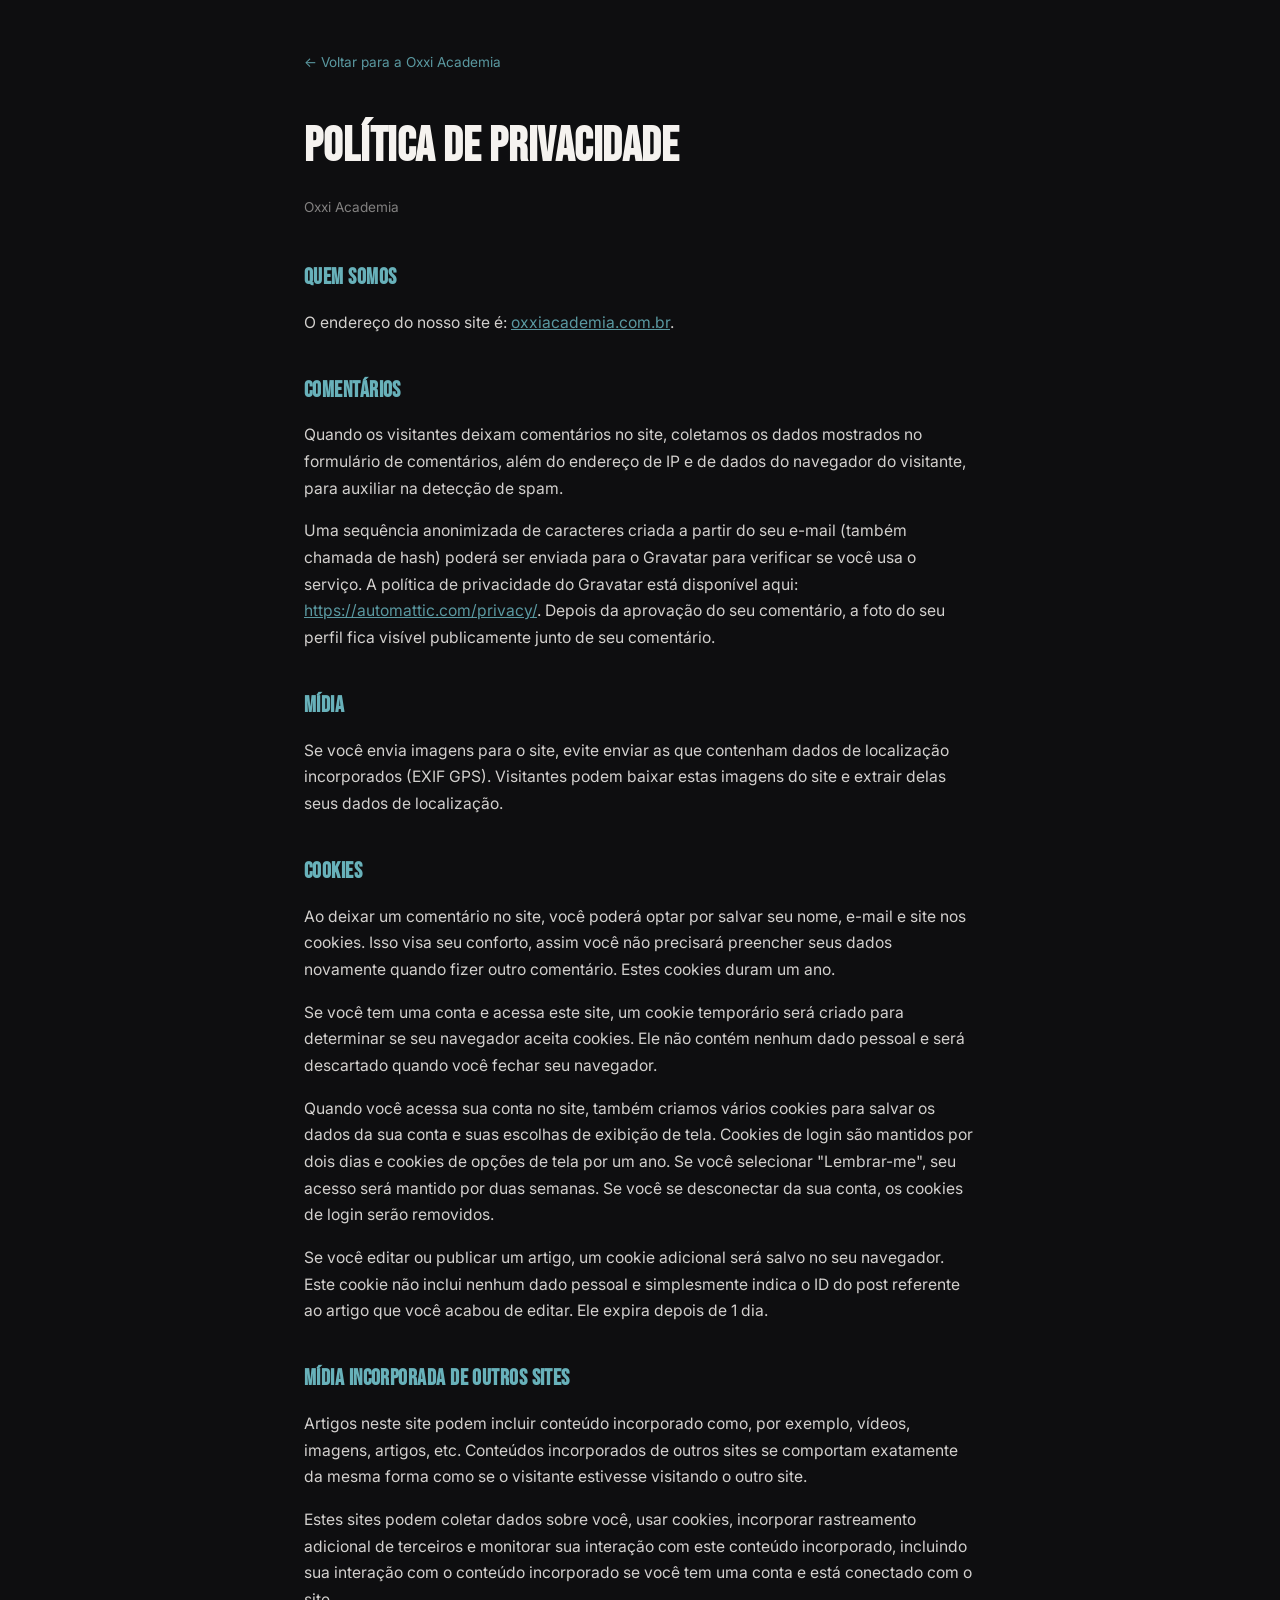
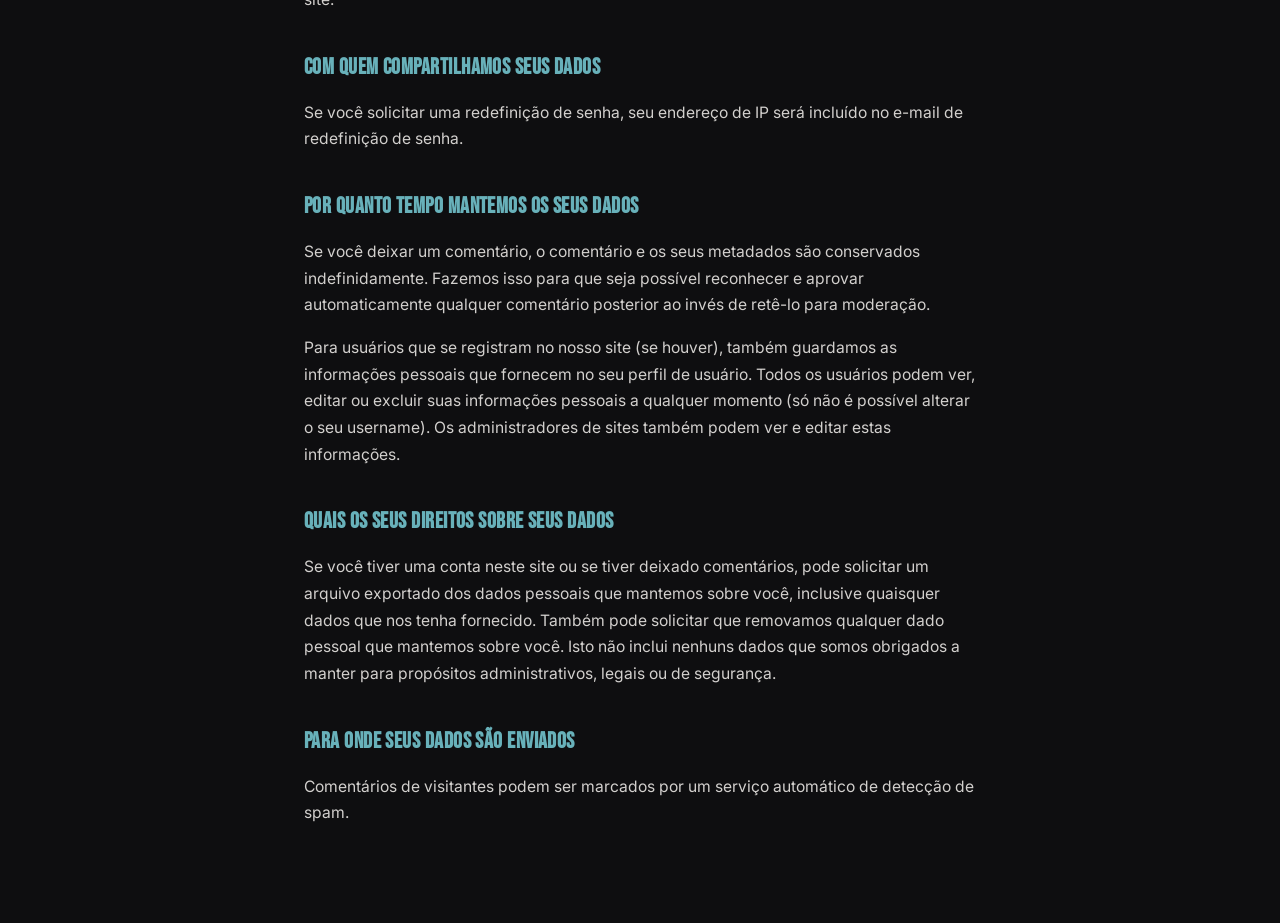
<file: politica-de-privacidade.html>
<!DOCTYPE html>
<html lang="pt-BR">
<head>
<meta charset="UTF-8">
<meta name="viewport" content="width=device-width, initial-scale=1.0">
<meta name="robots" content="noindex, nofollow">
<title>Política de Privacidade — Oxxi Academia</title>
<link rel="icon" href="assets/logo-oxxi.png">
<link rel="preconnect" href="https://fonts.googleapis.com">
<link rel="preconnect" href="https://fonts.gstatic.com" crossorigin>
<link href="https://fonts.googleapis.com/css2?family=Bebas+Neue&family=Inter:wght@400;500;600;700;800&display=swap" rel="stylesheet">
<style>
  :root {
    --teal: #68b1ba;
    --teal-dark: #3e7f87;
    --ink: #0e0e10;
    --ink-2: #17171a;
    --paper: #f5f2ef;
    --font-display: 'Bebas Neue', sans-serif;
    --font-body: 'Inter', sans-serif;
  }
  * { box-sizing: border-box; }
  body {
    margin: 0;
    font-family: var(--font-body);
    background: var(--ink);
    color: var(--paper);
    line-height: 1.7;
  }
  .wrap {
    max-width: 720px;
    margin: 0 auto;
    padding: 3rem 1.5rem 5rem;
  }
  .back {
    display: inline-block;
    margin-bottom: 2rem;
    font-size: 0.85rem;
    color: var(--teal);
    text-decoration: none;
    opacity: 0.85;
  }
  .back:hover { opacity: 1; }
  h1 {
    font-family: var(--font-display);
    font-size: clamp(2rem, 6vw, 3rem);
    letter-spacing: 0.01em;
    margin: 0 0 0.5rem;
  }
  .updated { opacity: 0.5; font-size: 0.85rem; margin-bottom: 2.5rem; }
  h2 {
    font-family: var(--font-display);
    font-size: 1.4rem;
    letter-spacing: 0.02em;
    color: var(--teal);
    margin: 2.2rem 0 0.8rem;
  }
  p { opacity: 0.85; margin: 0 0 1rem; font-size: 0.98rem; }
  a { color: var(--teal); }
</style>
</head>
<body>
<div class="wrap">
  <a href="index.html" class="back">&larr; Voltar para a Oxxi Academia</a>

  <h1>Política de Privacidade</h1>
  <p class="updated">Oxxi Academia</p>

  <h2>Quem somos</h2>
  <p>O endereço do nosso site é: <a href="https://oxxiacademia.com.br">oxxiacademia.com.br</a>.</p>

  <h2>Comentários</h2>
  <p>Quando os visitantes deixam comentários no site, coletamos os dados mostrados no formulário de comentários, além do endereço de IP e de dados do navegador do visitante, para auxiliar na detecção de spam.</p>
  <p>Uma sequência anonimizada de caracteres criada a partir do seu e-mail (também chamada de hash) poderá ser enviada para o Gravatar para verificar se você usa o serviço. A política de privacidade do Gravatar está disponível aqui: <a href="https://automattic.com/privacy/" target="_blank" rel="noopener">https://automattic.com/privacy/</a>. Depois da aprovação do seu comentário, a foto do seu perfil fica visível publicamente junto de seu comentário.</p>

  <h2>Mídia</h2>
  <p>Se você envia imagens para o site, evite enviar as que contenham dados de localização incorporados (EXIF GPS). Visitantes podem baixar estas imagens do site e extrair delas seus dados de localização.</p>

  <h2>Cookies</h2>
  <p>Ao deixar um comentário no site, você poderá optar por salvar seu nome, e-mail e site nos cookies. Isso visa seu conforto, assim você não precisará preencher seus dados novamente quando fizer outro comentário. Estes cookies duram um ano.</p>
  <p>Se você tem uma conta e acessa este site, um cookie temporário será criado para determinar se seu navegador aceita cookies. Ele não contém nenhum dado pessoal e será descartado quando você fechar seu navegador.</p>
  <p>Quando você acessa sua conta no site, também criamos vários cookies para salvar os dados da sua conta e suas escolhas de exibição de tela. Cookies de login são mantidos por dois dias e cookies de opções de tela por um ano. Se você selecionar "Lembrar-me", seu acesso será mantido por duas semanas. Se você se desconectar da sua conta, os cookies de login serão removidos.</p>
  <p>Se você editar ou publicar um artigo, um cookie adicional será salvo no seu navegador. Este cookie não inclui nenhum dado pessoal e simplesmente indica o ID do post referente ao artigo que você acabou de editar. Ele expira depois de 1 dia.</p>

  <h2>Mídia incorporada de outros sites</h2>
  <p>Artigos neste site podem incluir conteúdo incorporado como, por exemplo, vídeos, imagens, artigos, etc. Conteúdos incorporados de outros sites se comportam exatamente da mesma forma como se o visitante estivesse visitando o outro site.</p>
  <p>Estes sites podem coletar dados sobre você, usar cookies, incorporar rastreamento adicional de terceiros e monitorar sua interação com este conteúdo incorporado, incluindo sua interação com o conteúdo incorporado se você tem uma conta e está conectado com o site.</p>

  <h2>Com quem compartilhamos seus dados</h2>
  <p>Se você solicitar uma redefinição de senha, seu endereço de IP será incluído no e-mail de redefinição de senha.</p>

  <h2>Por quanto tempo mantemos os seus dados</h2>
  <p>Se você deixar um comentário, o comentário e os seus metadados são conservados indefinidamente. Fazemos isso para que seja possível reconhecer e aprovar automaticamente qualquer comentário posterior ao invés de retê-lo para moderação.</p>
  <p>Para usuários que se registram no nosso site (se houver), também guardamos as informações pessoais que fornecem no seu perfil de usuário. Todos os usuários podem ver, editar ou excluir suas informações pessoais a qualquer momento (só não é possível alterar o seu username). Os administradores de sites também podem ver e editar estas informações.</p>

  <h2>Quais os seus direitos sobre seus dados</h2>
  <p>Se você tiver uma conta neste site ou se tiver deixado comentários, pode solicitar um arquivo exportado dos dados pessoais que mantemos sobre você, inclusive quaisquer dados que nos tenha fornecido. Também pode solicitar que removamos qualquer dado pessoal que mantemos sobre você. Isto não inclui nenhuns dados que somos obrigados a manter para propósitos administrativos, legais ou de segurança.</p>

  <h2>Para onde seus dados são enviados</h2>
  <p>Comentários de visitantes podem ser marcados por um serviço automático de detecção de spam.</p>
</div>
</body>
</html>
</file>
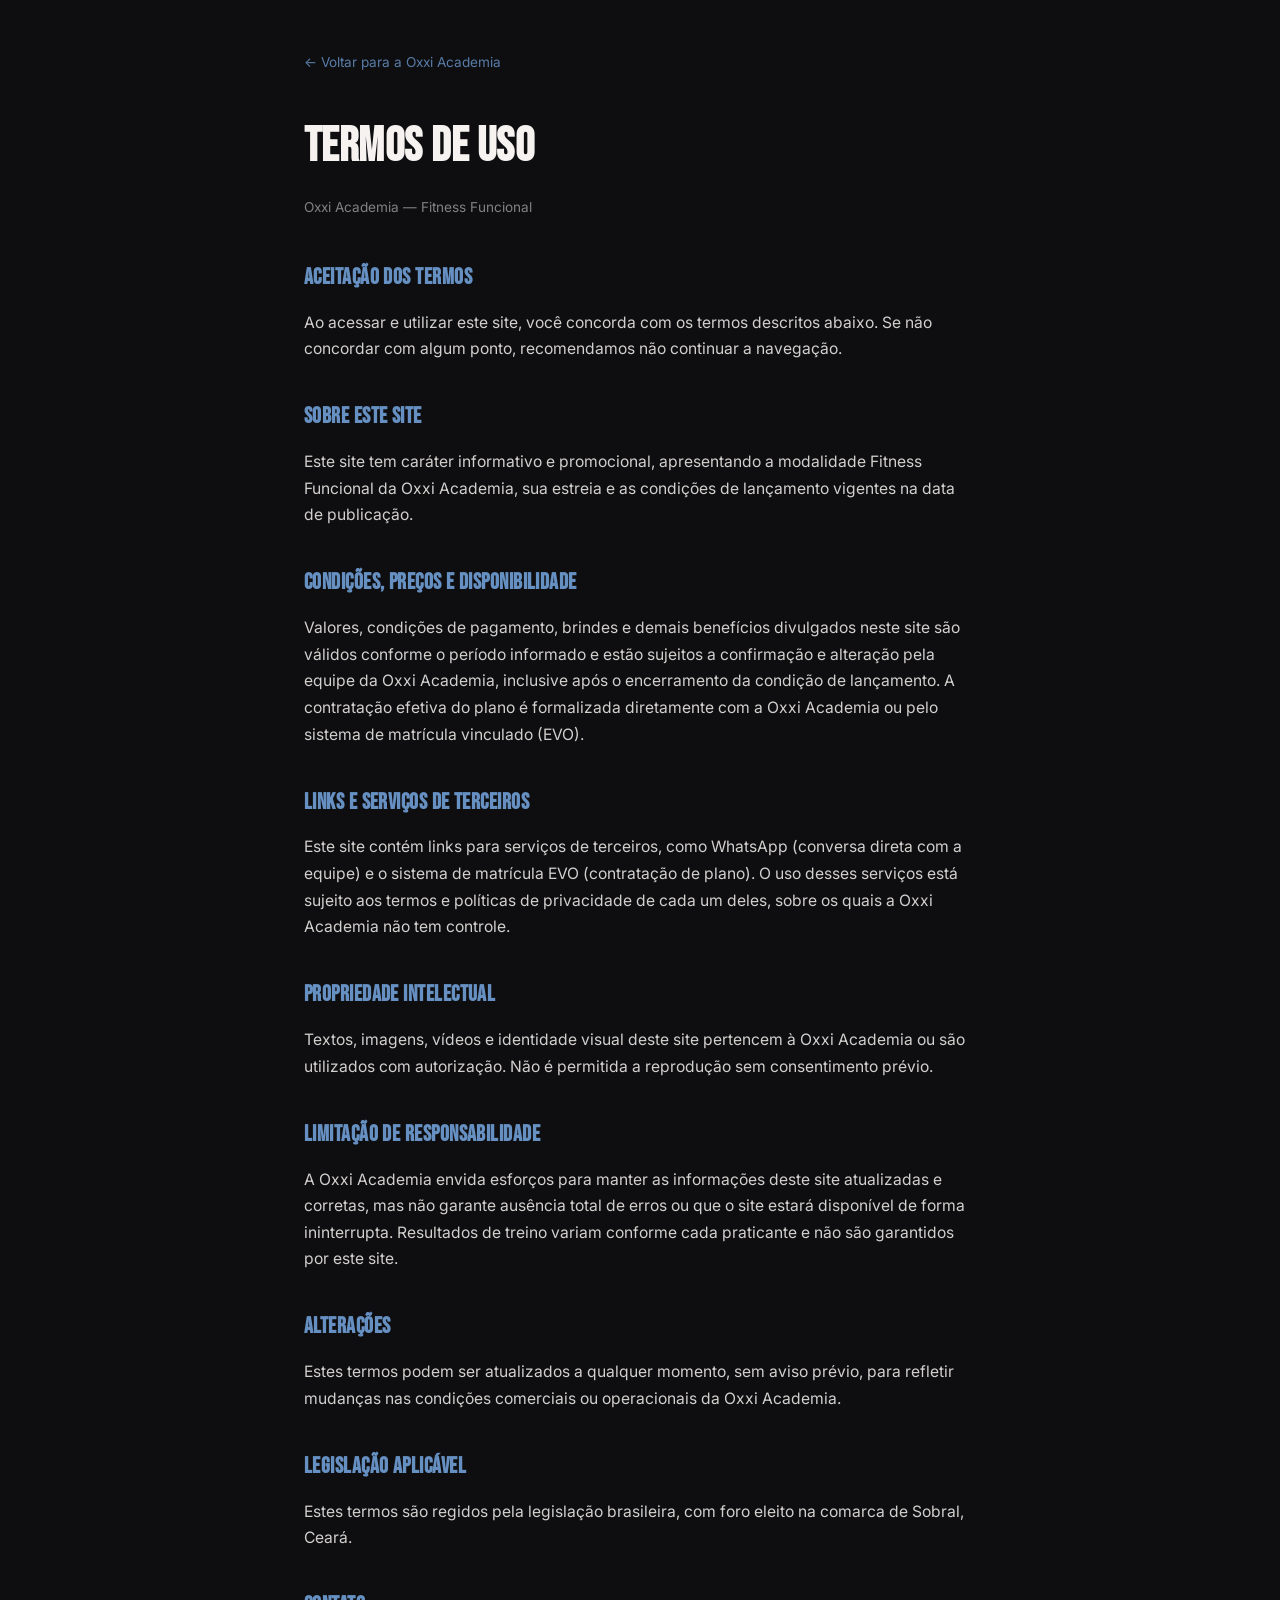
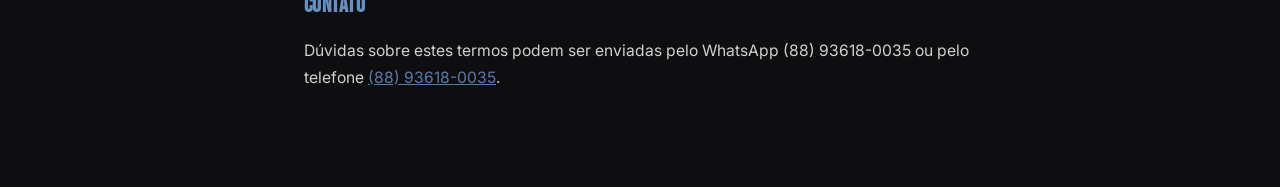
<file: termos-de-uso.html>
<!DOCTYPE html>
<html lang="pt-BR">
<head>
<meta charset="UTF-8">
<meta name="viewport" content="width=device-width, initial-scale=1.0">
<meta name="robots" content="noindex, nofollow">
<title>Termos de Uso — Oxxi Academia</title>
<link rel="icon" href="assets/logo-oxxi.png">
<link rel="preconnect" href="https://fonts.googleapis.com">
<link rel="preconnect" href="https://fonts.gstatic.com" crossorigin>
<link href="https://fonts.googleapis.com/css2?family=Bebas+Neue&family=Inter:wght@400;500;600;700;800&display=swap" rel="stylesheet">
<style>
  :root {
    --blue: #6690c2;
    --blue-dark: #3f5c8f;
    --ink: #0e0e10;
    --ink-2: #17171a;
    --paper: #f5f2ef;
    --font-display: 'Bebas Neue', sans-serif;
    --font-body: 'Inter', sans-serif;
  }
  * { box-sizing: border-box; }
  body {
    margin: 0;
    font-family: var(--font-body);
    background: var(--ink);
    color: var(--paper);
    line-height: 1.7;
  }
  .wrap {
    max-width: 720px;
    margin: 0 auto;
    padding: 3rem 1.5rem 5rem;
  }
  .back {
    display: inline-block;
    margin-bottom: 2rem;
    font-size: 0.85rem;
    color: var(--blue);
    text-decoration: none;
    opacity: 0.85;
  }
  .back:hover { opacity: 1; }
  h1 {
    font-family: var(--font-display);
    font-size: clamp(2rem, 6vw, 3rem);
    letter-spacing: 0.01em;
    margin: 0 0 0.5rem;
  }
  .updated { opacity: 0.5; font-size: 0.85rem; margin-bottom: 2.5rem; }
  h2 {
    font-family: var(--font-display);
    font-size: 1.4rem;
    letter-spacing: 0.02em;
    color: var(--blue);
    margin: 2.2rem 0 0.8rem;
  }
  p { opacity: 0.85; margin: 0 0 1rem; font-size: 0.98rem; }
  a { color: var(--blue); }
</style>
</head>
<body>
<div class="wrap">
  <a href="index.html" class="back">&larr; Voltar para a Oxxi Academia</a>

  <h1>Termos de Uso</h1>
  <p class="updated">Oxxi Academia — Fitness Funcional</p>

  <h2>Aceitação dos termos</h2>
  <p>Ao acessar e utilizar este site, você concorda com os termos descritos abaixo. Se não concordar com algum ponto, recomendamos não continuar a navegação.</p>

  <h2>Sobre este site</h2>
  <p>Este site tem caráter informativo e promocional, apresentando a modalidade Fitness Funcional da Oxxi Academia, sua estreia e as condições de lançamento vigentes na data de publicação.</p>

  <h2>Condições, preços e disponibilidade</h2>
  <p>Valores, condições de pagamento, brindes e demais benefícios divulgados neste site são válidos conforme o período informado e estão sujeitos a confirmação e alteração pela equipe da Oxxi Academia, inclusive após o encerramento da condição de lançamento. A contratação efetiva do plano é formalizada diretamente com a Oxxi Academia ou pelo sistema de matrícula vinculado (EVO).</p>

  <h2>Links e serviços de terceiros</h2>
  <p>Este site contém links para serviços de terceiros, como WhatsApp (conversa direta com a equipe) e o sistema de matrícula EVO (contratação de plano). O uso desses serviços está sujeito aos termos e políticas de privacidade de cada um deles, sobre os quais a Oxxi Academia não tem controle.</p>

  <h2>Propriedade intelectual</h2>
  <p>Textos, imagens, vídeos e identidade visual deste site pertencem à Oxxi Academia ou são utilizados com autorização. Não é permitida a reprodução sem consentimento prévio.</p>

  <h2>Limitação de responsabilidade</h2>
  <p>A Oxxi Academia envida esforços para manter as informações deste site atualizadas e corretas, mas não garante ausência total de erros ou que o site estará disponível de forma ininterrupta. Resultados de treino variam conforme cada praticante e não são garantidos por este site.</p>

  <h2>Alterações</h2>
  <p>Estes termos podem ser atualizados a qualquer momento, sem aviso prévio, para refletir mudanças nas condições comerciais ou operacionais da Oxxi Academia.</p>

  <h2>Legislação aplicável</h2>
  <p>Estes termos são regidos pela legislação brasileira, com foro eleito na comarca de Sobral, Ceará.</p>

  <h2>Contato</h2>
  <p>Dúvidas sobre estes termos podem ser enviadas pelo WhatsApp (88) 93618-0035 ou pelo telefone <a href="tel:+5588936180035">(88) 93618-0035</a>.</p>
</div>
</body>
</html>
</file>
